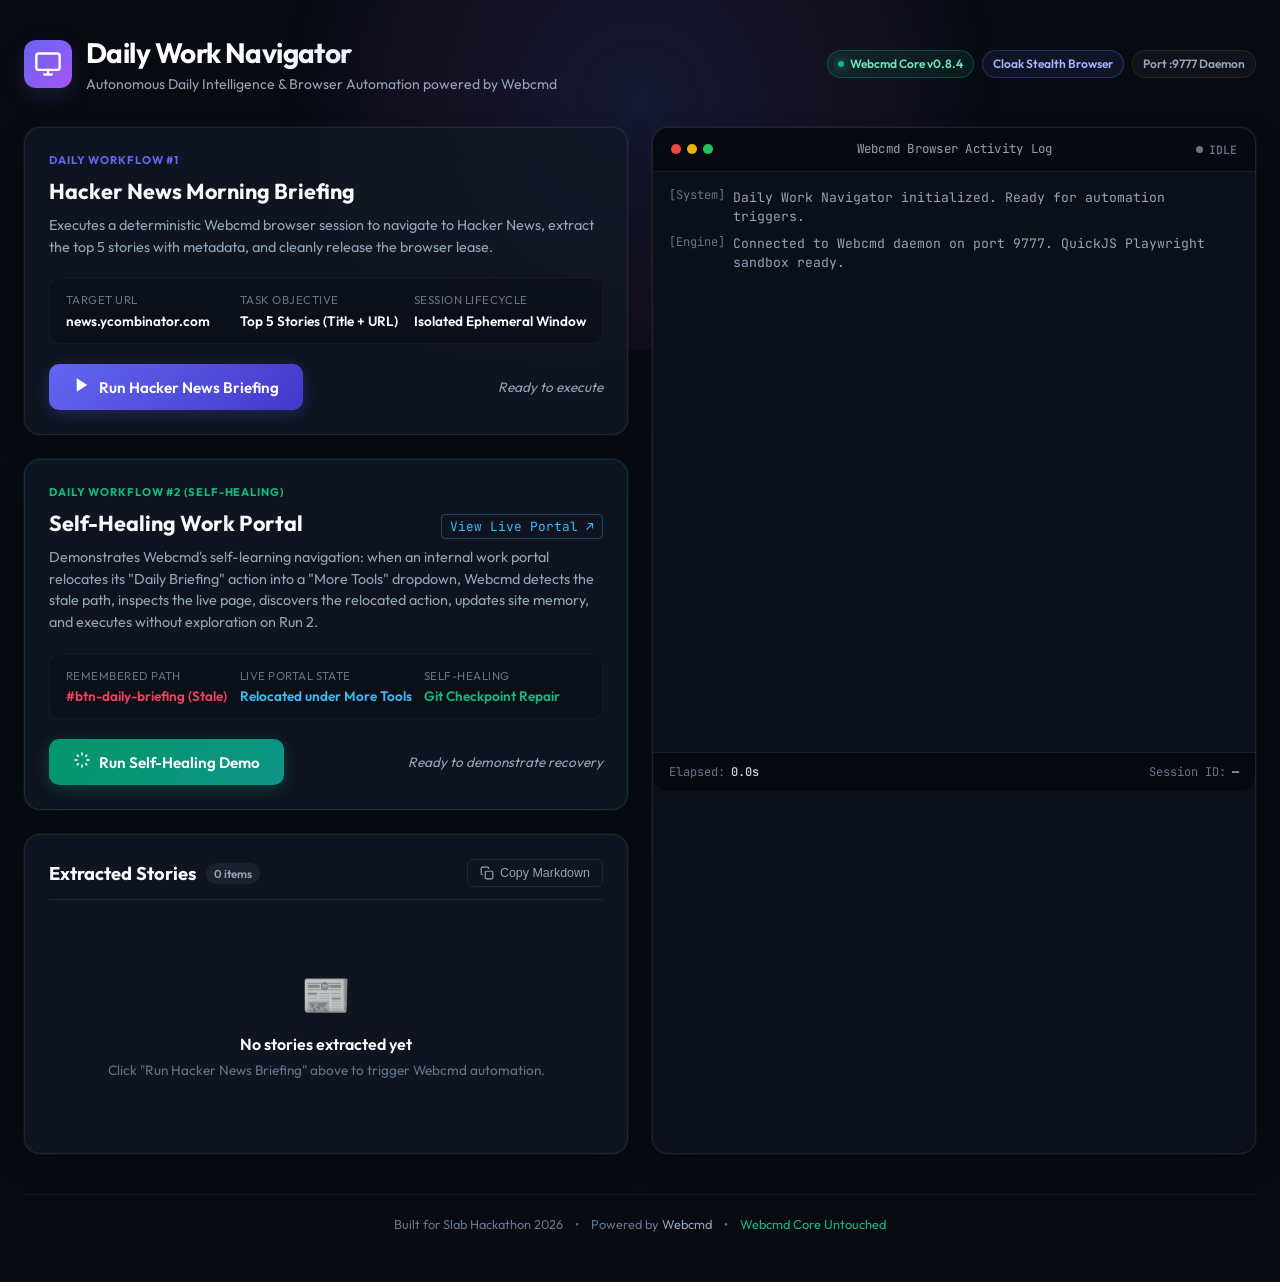
<file: hackathon-app/public/index.html>
<!DOCTYPE html>
<html lang="en">
<head>
  <meta charset="UTF-8" />
  <meta name="viewport" content="width=device-width, initial-scale=1.0" />
  <title>Daily Work Navigator — Webcmd Browser Automation</title>
  <meta name="description" content="Autonomous Daily Work Automation Agent powered by Webcmd browser engine." />
  <link rel="preconnect" href="https://fonts.googleapis.com" />
  <link rel="preconnect" href="https://fonts.gstatic.com" crossorigin />
  <link href="https://fonts.googleapis.com/css2?family=Outfit:wght@400;500;600;700&family=JetBrains+Mono:wght@400;500&display=swap" rel="stylesheet" />
  <link rel="stylesheet" href="style.css" />
</head>
<body>
  <div class="glow-bg"></div>
  <div class="app-container">
    <!-- Header -->
    <header class="app-header">
      <div class="logo-group">
        <div class="logo-icon">
          <svg width="28" height="28" viewBox="0 0 24 24" fill="none" stroke="currentColor" stroke-width="2">
            <rect x="2" y="3" width="20" height="14" rx="2" ry="2"></rect>
            <line x1="8" y1="21" x2="16" y2="21"></line>
            <line x1="12" y1="17" x2="12" y2="21"></line>
          </svg>
        </div>
        <div>
          <h1 class="app-title">Daily Work Navigator</h1>
          <p class="app-subtitle">Autonomous Daily Intelligence & Browser Automation powered by Webcmd</p>
        </div>
      </div>
      <div class="header-badges">
        <span class="badge badge-pulse"><span class="pulse-dot"></span> Webcmd Core v0.8.4</span>
        <span class="badge badge-accent">Cloak Stealth Browser</span>
        <span class="badge badge-neutral">Port :9777 Daemon</span>
      </div>
    </header>

    <!-- Main Content Grid -->
    <main class="main-grid">
      <!-- Left Column: Task Launcher & Results -->
      <section class="action-column">
        <!-- Task Card #1: Hacker News Briefing -->
        <div class="card task-card">
          <div class="card-header">
            <div class="card-tag">DAILY WORKFLOW #1</div>
            <h2 class="card-title">Hacker News Morning Briefing</h2>
            <p class="card-desc">
              Executes a deterministic Webcmd browser session to navigate to Hacker News, extract the top 5 stories with metadata, and cleanly release the browser lease.
            </p>
          </div>

          <div class="task-details">
            <div class="detail-item">
              <span class="detail-label">Target URL</span>
              <span class="detail-value">news.ycombinator.com</span>
            </div>
            <div class="detail-item">
              <span class="detail-label">Task Objective</span>
              <span class="detail-value">Top 5 Stories (Title + URL)</span>
            </div>
            <div class="detail-item">
              <span class="detail-label">Session Lifecycle</span>
              <span class="detail-value">Isolated Ephemeral Window</span>
            </div>
          </div>

          <div class="action-bar">
            <button id="runTaskBtn" class="btn btn-primary">
              <span class="btn-icon">
                <svg width="18" height="18" viewBox="0 0 24 24" fill="currentColor">
                  <polygon points="5 3 19 12 5 21 5 3"></polygon>
                </svg>
              </span>
              <span id="btnText">Run Hacker News Briefing</span>
              <span class="spinner" id="btnSpinner"></span>
            </button>
            <div class="status-summary" id="statusSummary">
              Ready to execute
            </div>
          </div>
        </div>

        <!-- Task Card #2: Self-Healing Work Portal -->
        <div class="card task-card healing-card">
          <div class="card-header">
            <div class="card-tag tag-healing">DAILY WORKFLOW #2 (SELF-HEALING)</div>
            <div class="card-title-row">
              <h2 class="card-title">Self-Healing Work Portal</h2>
              <a href="/portal" target="_blank" class="portal-link" title="Open demo portal in new tab">View Live Portal ↗</a>
            </div>
            <p class="card-desc">
              Demonstrates Webcmd's self-learning navigation: when an internal work portal relocates its "Daily Briefing" action into a "More Tools" dropdown, Webcmd detects the stale path, inspects the live page, discovers the relocated action, updates site memory, and executes without exploration on Run 2.
            </p>
          </div>

          <div class="task-details">
            <div class="detail-item">
              <span class="detail-label">Remembered Path</span>
              <span class="detail-value text-stale">#btn-daily-briefing (Stale)</span>
            </div>
            <div class="detail-item">
              <span class="detail-label">Live Portal State</span>
              <span class="detail-value text-repaired">Relocated under More Tools</span>
            </div>
            <div class="detail-item">
              <span class="detail-label">Self-Healing</span>
              <span class="detail-value text-highlight">Git Checkpoint Repair</span>
            </div>
          </div>

          <div class="action-bar">
            <button id="runHealingBtn" class="btn btn-healing">
              <span class="btn-icon">
                <svg width="18" height="18" viewBox="0 0 24 24" fill="none" stroke="currentColor" stroke-width="2">
                  <path d="M12 2v4M12 18v4M4.93 4.93l2.83 2.83M16.24 16.24l2.83 2.83M2 12h4M18 12h4M4.93 19.07l2.83-2.83M16.24 7.76l2.83-2.83"></path>
                </svg>
              </span>
              <span id="healingBtnText">Run Self-Healing Demo</span>
              <span class="spinner" id="healingSpinner"></span>
            </button>
            <div class="status-summary" id="healingStatusSummary">
              Ready to demonstrate recovery
            </div>
          </div>

          <!-- Recovery Progression Tracker -->
          <div class="healing-steps-tracker" id="healingTracker" style="display: none;">
            <div class="step-badge" id="step-memory">1. Memory Loaded</div>
            <div class="step-badge" id="step-attempt">2. Remembered Path</div>
            <div class="step-badge" id="step-failed">3. Stale Detected</div>
            <div class="step-badge" id="step-inspect">4. Live Inspection</div>
            <div class="step-badge" id="step-recovered">5. Path Repaired</div>
            <div class="step-badge" id="step-checkpoint">6. Memory Updated</div>
            <div class="step-badge" id="step-run2">7. Run 2 Accelerated</div>
          </div>

          <!-- Run Comparison Panel -->
          <div class="comparison-panel" id="comparisonPanel" style="display: none;">
            <h4 class="comparison-title">Webcmd Execution Comparison</h4>
            <div class="comparison-grid">
              <!-- Run 1 Card -->
              <div class="comp-box comp-run1">
                <div class="comp-tag tag-run1">RUN 1 (INITIAL FAILURE & RECOVERY)</div>
                <div class="comp-row"><span class="comp-k">Remembered Path:</span> <span class="comp-v stale-text">#btn-daily-briefing (Failed)</span></div>
                <div class="comp-row"><span class="comp-k">Fallback Action:</span> <span class="comp-v">Live Accessibility Scan</span></div>
                <div class="comp-row"><span class="comp-k">Discovered Path:</span> <span class="comp-v highlight-text">#nav-more-tools → #menu-daily-briefing</span></div>
                <div class="comp-row"><span class="comp-k">Site Memory:</span> <span class="comp-v success-text">Updated & Checkpointed to Git</span></div>
                <div class="comp-metrics" id="run1Metrics"></div>
              </div>
              <!-- Run 2 Card -->
              <div class="comp-box comp-run2">
                <div class="comp-tag tag-run2">RUN 2 (REPAIRED MEMORY REUSE)</div>
                <div class="comp-row"><span class="comp-k">Loaded Rule:</span> <span class="comp-v">More Tools Dropdown (Verified)</span></div>
                <div class="comp-row"><span class="comp-k">Exploration:</span> <span class="comp-v success-text">0 Failed Attempts / 0 Exploration</span></div>
                <div class="comp-row"><span class="comp-k">Execution Mode:</span> <span class="comp-v success-text">Direct 1st-Attempt Success</span></div>
                <div class="comp-row"><span class="comp-k">Task Outcome:</span> <span class="comp-v success-text">Completed</span></div>
                <div class="comp-metrics" id="run2Metrics"></div>
              </div>
            </div>
          </div>
        </div>

        <!-- Results Display -->
        <div class="card results-card" id="resultsCard">
          <div class="results-header">
            <div class="results-title-group">
              <h3 class="results-title">Extracted Stories</h3>
              <span class="results-count-badge" id="resultsCount">0 items</span>
            </div>
            <div class="results-actions">
              <button id="copyMdBtn" class="btn-ghost" title="Copy as Markdown">
                <svg width="14" height="14" viewBox="0 0 24 24" fill="none" stroke="currentColor" stroke-width="2">
                  <rect x="9" y="9" width="13" height="13" rx="2" ry="2"></rect>
                  <path d="M5 15H4a2 2 0 0 1-2-2V4a2 2 0 0 1 2-2h9a2 2 0 0 1 2 2v1"></path>
                </svg>
                Copy Markdown
              </button>
            </div>
          </div>

          <!-- Stories Container -->
          <div class="stories-list" id="storiesList">
            <div class="empty-state">
              <div class="empty-icon">📰</div>
              <p class="empty-title">No stories extracted yet</p>
              <p class="empty-subtitle">Click "Run Hacker News Briefing" above to trigger Webcmd automation.</p>
            </div>
          </div>
        </div>
      </section>

      <!-- Right Column: Live Webcmd Activity Console -->
      <section class="console-column">
        <div class="card terminal-card">
          <div class="terminal-header">
            <div class="terminal-dots">
              <span class="dot dot-red"></span>
              <span class="dot dot-yellow"></span>
              <span class="dot dot-green"></span>
            </div>
            <div class="terminal-title">Webcmd Browser Activity Log</div>
            <div class="terminal-status">
              <span class="status-indicator" id="consoleIndicator"></span>
              <span id="consoleStatusText">IDLE</span>
            </div>
          </div>

          <div class="terminal-body" id="terminalBody">
            <div class="log-entry log-system">
              <span class="log-time">[System]</span>
              <span class="log-msg">Daily Work Navigator initialized. Ready for automation triggers.</span>
            </div>
            <div class="log-entry log-system">
              <span class="log-time">[Engine]</span>
              <span class="log-msg">Connected to Webcmd daemon on port 9777. QuickJS Playwright sandbox ready.</span>
            </div>
          </div>

          <div class="terminal-footer">
            <div class="stat-pill">
              <span class="stat-label">Elapsed:</span>
              <span class="stat-val" id="elapsedVal">0.0s</span>
            </div>
            <div class="stat-pill">
              <span class="stat-label">Session ID:</span>
              <span class="stat-val" id="sessionVal">—</span>
            </div>
          </div>
        </div>
      </section>
    </main>

    <!-- App Footer -->
    <footer class="app-footer">
      <span>Built for Slab Hackathon 2026</span>
      <span>•</span>
      <span>Powered by <a href="https://webcmd.dev" target="_blank" rel="noreferrer">Webcmd</a></span>
      <span>•</span>
      <span class="footer-safe">Webcmd Core Untouched</span>
    </footer>
  </div>

  <script src="app.js"></script>
</body>
</html>
</file>
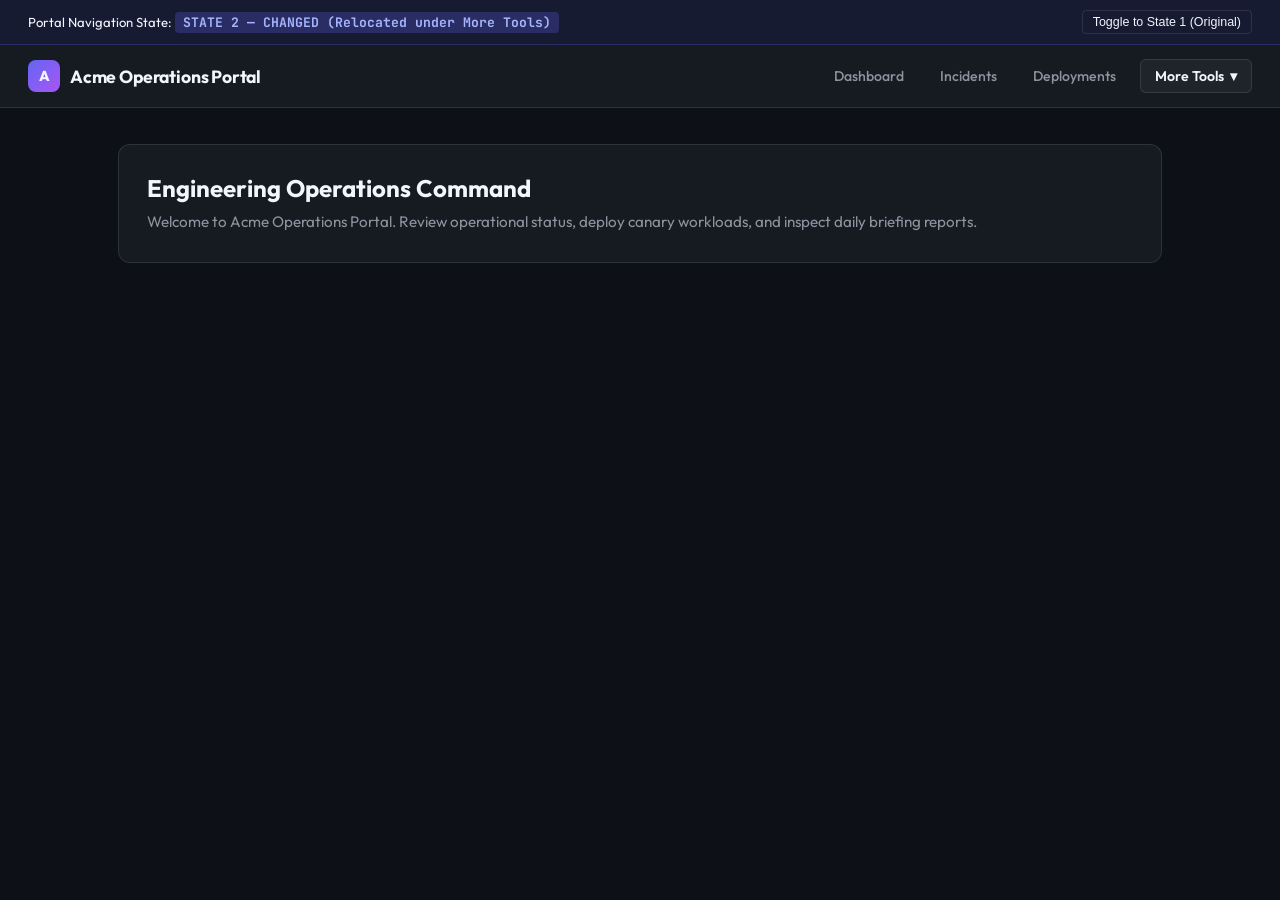
<file: hackathon-app/public/portal.html>
<!DOCTYPE html>
<html lang="en">
<head>
  <meta charset="UTF-8" />
  <meta name="viewport" content="width=device-width, initial-scale=1.0" />
  <title>Acme Operations Portal — Internal Demo</title>
  <link rel="preconnect" href="https://fonts.googleapis.com" />
  <link rel="preconnect" href="https://fonts.gstatic.com" crossorigin />
  <link href="https://fonts.googleapis.com/css2?family=Outfit:wght@400;500;600;700&family=JetBrains+Mono:wght@400;500&display=swap" rel="stylesheet" />
  <style>
    :root {
      --bg: #0d1117;
      --card-bg: #161b22;
      --border: rgba(255, 255, 255, 0.1);
      --primary: #6366f1;
      --text: #f0f6fc;
      --text-muted: #8b949e;
      --accent-green: #3fb950;
      --accent-amber: #d29922;
      --font: 'Outfit', sans-serif;
      --mono: 'JetBrains Mono', monospace;
    }
    * { margin: 0; padding: 0; box-sizing: border-box; }
    body {
      font-family: var(--font);
      background: var(--bg);
      color: var(--text);
      min-height: 100vh;
      display: flex;
      flex-direction: column;
    }
    /* Navbar */
    .portal-nav {
      background: var(--card-bg);
      border-bottom: 1px solid var(--border);
      padding: 14px 28px;
      display: flex;
      justify-content: space-between;
      align-items: center;
      position: relative;
    }
    .nav-brand {
      display: flex;
      align-items: center;
      gap: 10px;
      font-weight: 700;
      font-size: 1.1rem;
      letter-spacing: -0.01em;
    }
    .nav-brand-logo {
      width: 32px;
      height: 32px;
      background: linear-gradient(135deg, var(--primary), #a855f7);
      border-radius: 8px;
      display: flex;
      align-items: center;
      justify-content: center;
      font-size: 0.9rem;
      font-weight: 800;
    }
    .nav-actions {
      display: flex;
      align-items: center;
      gap: 12px;
    }
    .nav-item {
      color: var(--text-muted);
      text-decoration: none;
      font-size: 0.88rem;
      font-weight: 500;
      padding: 6px 12px;
      border-radius: 6px;
      transition: all 0.2s;
    }
    .nav-item:hover {
      color: var(--text);
      background: rgba(255, 255, 255, 0.05);
    }
    .nav-btn {
      font-family: var(--font);
      font-size: 0.88rem;
      font-weight: 600;
      padding: 7px 14px;
      border-radius: 6px;
      border: 1px solid var(--border);
      background: rgba(255, 255, 255, 0.04);
      color: var(--text);
      cursor: pointer;
      display: inline-flex;
      align-items: center;
      gap: 6px;
      transition: all 0.2s;
    }
    .nav-btn:hover {
      background: rgba(255, 255, 255, 0.09);
      border-color: rgba(255, 255, 255, 0.2);
    }
    /* State 1: Direct Button */
    #btn-daily-briefing {
      background: linear-gradient(135deg, var(--primary), #4338ca);
      border: none;
      color: #fff;
    }
    #btn-daily-briefing:hover {
      background: linear-gradient(135deg, #7073f3, var(--primary));
    }
    /* State 2: Dropdown */
    .dropdown-container {
      position: relative;
    }
    .dropdown-menu {
      display: none;
      position: absolute;
      top: calc(100% + 8px);
      right: 0;
      width: 220px;
      background: #1c2128;
      border: 1px solid rgba(255, 255, 255, 0.15);
      border-radius: 8px;
      padding: 6px;
      box-shadow: 0 12px 28px rgba(0, 0, 0, 0.6);
      z-index: 100;
    }
    .dropdown-container.open .dropdown-menu {
      display: block;
      animation: dropFade 0.15s ease-out;
    }
    .dropdown-item {
      width: 100%;
      text-align: left;
      background: transparent;
      border: none;
      color: var(--text);
      font-family: var(--font);
      font-size: 0.85rem;
      padding: 8px 12px;
      border-radius: 4px;
      cursor: pointer;
      display: flex;
      align-items: center;
      gap: 8px;
      transition: background 0.15s;
    }
    .dropdown-item:hover {
      background: var(--primary);
      color: #fff;
    }
    /* State Banner */
    .state-banner {
      background: rgba(99, 102, 241, 0.12);
      border-bottom: 1px solid rgba(99, 102, 241, 0.25);
      padding: 10px 28px;
      display: flex;
      justify-content: space-between;
      align-items: center;
      font-size: 0.82rem;
    }
    .state-badge {
      font-family: var(--mono);
      font-weight: 700;
      padding: 2px 8px;
      border-radius: 4px;
      background: rgba(99, 102, 241, 0.25);
      color: #a5b4fc;
    }
    .toggle-btn {
      background: transparent;
      border: 1px solid var(--border);
      color: var(--text);
      padding: 4px 10px;
      border-radius: 4px;
      cursor: pointer;
      font-size: 0.78rem;
    }
    .toggle-btn:hover { background: rgba(255, 255, 255, 0.08); }
    /* Main Content */
    .portal-main {
      flex: 1;
      padding: 36px 28px;
      max-width: 1100px;
      margin: 0 auto;
      width: 100%;
    }
    .welcome-card {
      background: var(--card-bg);
      border: 1px solid var(--border);
      border-radius: 12px;
      padding: 28px;
      margin-bottom: 24px;
    }
    .welcome-title { font-size: 1.5rem; font-weight: 700; margin-bottom: 8px; }
    .welcome-desc { color: var(--text-muted); font-size: 0.95rem; line-height: 1.5; }
    /* Briefing Modal / Card */
    #briefing-modal {
      display: none;
      background: var(--card-bg);
      border: 1px solid var(--primary);
      border-radius: 12px;
      padding: 28px;
      margin-top: 24px;
      animation: fadeIn 0.3s ease;
      box-shadow: 0 10px 30px rgba(99, 102, 241, 0.15);
    }
    #briefing-modal.visible {
      display: block;
    }
    .modal-header {
      display: flex;
      justify-content: space-between;
      align-items: center;
      margin-bottom: 20px;
      padding-bottom: 12px;
      border-bottom: 1px solid var(--border);
    }
    .metrics-grid {
      display: grid;
      grid-template-columns: repeat(3, 1fr);
      gap: 16px;
      margin-bottom: 20px;
    }
    .metric-card {
      background: rgba(0, 0, 0, 0.3);
      border: 1px solid var(--border);
      border-radius: 8px;
      padding: 16px;
      text-align: center;
    }
    .metric-val {
      font-size: 1.75rem;
      font-weight: 700;
      color: var(--primary);
      font-family: var(--mono);
    }
    .metric-val.green { color: var(--accent-green); }
    .metric-val.amber { color: var(--accent-amber); }
    .metric-lbl {
      font-size: 0.8rem;
      color: var(--text-muted);
      margin-top: 4px;
    }
    .briefing-body {
      background: rgba(0, 0, 0, 0.2);
      border-radius: 8px;
      padding: 14px;
      font-size: 0.9rem;
      color: var(--text);
      line-height: 1.6;
    }
    @keyframes dropFade {
      from { opacity: 0; transform: translateY(-4px); }
      to { opacity: 1; transform: translateY(0); }
    }
    @keyframes fadeIn {
      from { opacity: 0; transform: translateY(6px); }
      to { opacity: 1; transform: translateY(0); }
    }
  </style>
</head>
<body>
  <!-- State Banner -->
  <div class="state-banner">
    <div>
      <span>Portal Navigation State: </span>
      <span class="state-badge" id="stateLabel">STATE 2 — CHANGED (Relocated under More Tools)</span>
    </div>
    <button class="toggle-btn" id="toggleStateBtn">Toggle to State 1 (Original)</button>
  </div>

  <!-- Navbar -->
  <nav class="portal-nav">
    <div class="nav-brand">
      <div class="nav-brand-logo">A</div>
      <span>Acme Operations Portal</span>
    </div>
    <div class="nav-actions">
      <a href="#" class="nav-item">Dashboard</a>
      <a href="#" class="nav-item">Incidents</a>
      <a href="#" class="nav-item">Deployments</a>
      
      <!-- Container for State 1 or State 2 action -->
      <div id="nav-action-slot">
        <!-- Default State 2: Relocated under More Tools dropdown -->
        <div class="dropdown-container" id="more-tools-container">
          <button id="nav-more-tools" class="nav-btn" aria-haspopup="true" aria-expanded="false">
            <span>More Tools</span>
            <span>▾</span>
          </button>
          <div class="dropdown-menu" id="more-tools-menu" role="menu">
            <button id="menu-daily-briefing" class="dropdown-item" role="menuitem">
              <span>📋</span>
              <span>Daily Briefing</span>
            </button>
            <button class="dropdown-item" role="menuitem">
              <span>⚙️</span>
              <span>System Settings</span>
            </button>
            <button class="dropdown-item" role="menuitem">
              <span>📊</span>
              <span>Audit Logs</span>
            </button>
          </div>
        </div>
      </div>
    </div>
  </nav>

  <!-- Main Content -->
  <main class="portal-main">
    <div class="welcome-card">
      <h1 class="welcome-title">Engineering Operations Command</h1>
      <p class="welcome-desc">
        Welcome to Acme Operations Portal. Review operational status, deploy canary workloads, and inspect daily briefing reports.
      </p>
    </div>

    <!-- Briefing Modal / View -->
    <div id="briefing-modal">
      <div class="modal-header">
        <h2 id="briefing-title">Daily Operations Briefing</h2>
        <span class="state-badge" style="background: rgba(63, 185, 80, 0.2); color: #7ee787;">LIVE BRIEFING ACTIVE</span>
      </div>
      <div class="metrics-grid">
        <div class="metric-card">
          <div class="metric-val" id="metric-prs">4</div>
          <div class="metric-lbl">Pending Pull Requests</div>
        </div>
        <div class="metric-card">
          <div class="metric-val green" id="metric-deployments">2</div>
          <div class="metric-lbl">Deployments Ready</div>
        </div>
        <div class="metric-card">
          <div class="metric-val amber" id="metric-health">99.98%</div>
          <div class="metric-lbl">Cluster Health</div>
        </div>
      </div>
      <div class="briefing-body" id="briefing-content">
        All automated canary checks passed. Staging cluster synchronised. 0 critical security incidents recorded in the last 24 hours.
      </div>
    </div>
  </main>

  <script>
    let currentState = 2; // 1 = Original, 2 = Changed (default for demo)

    const slot = document.getElementById('nav-action-slot');
    const stateLabel = document.getElementById('stateLabel');
    const toggleBtn = document.getElementById('toggleStateBtn');
    const modal = document.getElementById('briefing-modal');

    function renderState(state) {
      currentState = state;
      if (state === 1) {
        stateLabel.textContent = 'STATE 1 — ORIGINAL (Direct Button in Navbar)';
        toggleBtn.textContent = 'Toggle to State 2 (Relocated to More Tools)';
        slot.innerHTML = `
          <button id="btn-daily-briefing" class="nav-btn">
            <span>📋</span>
            <span>Daily Briefing</span>
          </button>
        `;
        document.getElementById('btn-daily-briefing').addEventListener('click', showBriefing);
      } else {
        stateLabel.textContent = 'STATE 2 — CHANGED (Relocated under More Tools)';
        toggleBtn.textContent = 'Toggle to State 1 (Original)';
        slot.innerHTML = `
          <div class="dropdown-container" id="more-tools-container">
            <button id="nav-more-tools" class="nav-btn" aria-haspopup="true" aria-expanded="false">
              <span>More Tools</span>
              <span>▾</span>
            </button>
            <div class="dropdown-menu" id="more-tools-menu" role="menu">
              <button id="menu-daily-briefing" class="dropdown-item" role="menuitem">
                <span>📋</span>
                <span>Daily Briefing</span>
              </button>
              <button class="dropdown-item" role="menuitem">
                <span>⚙️</span>
                <span>System Settings</span>
              </button>
              <button class="dropdown-item" role="menuitem">
                <span>📊</span>
                <span>Audit Logs</span>
              </button>
            </div>
          </div>
        `;
        const container = document.getElementById('more-tools-container');
        const trigger = document.getElementById('nav-more-tools');
        const briefingBtn = document.getElementById('menu-daily-briefing');

        trigger.addEventListener('click', (e) => {
          e.stopPropagation();
          container.classList.toggle('open');
          trigger.setAttribute('aria-expanded', container.classList.contains('open'));
        });

        briefingBtn.addEventListener('click', () => {
          container.classList.remove('open');
          showBriefing();
        });

        document.addEventListener('click', (e) => {
          if (!container.contains(e.target)) {
            container.classList.remove('open');
          }
        });
      }
    }

    function showBriefing() {
      modal.classList.add('visible');
      modal.scrollIntoView({ behavior: 'smooth' });
    }

    toggleBtn.addEventListener('click', () => {
      renderState(currentState === 1 ? 2 : 1);
    });

    // Check query param e.g. /portal?state=1
    const params = new URLSearchParams(window.location.search);
    if (params.get('state') === '1') {
      renderState(1);
    } else {
      renderState(2);
    }
  </script>
</body>
</html>
</file>
<file: hackathon-app/public/style.css>
:root {
  --bg-dark: #080b11;
  --bg-card: rgba(18, 24, 38, 0.75);
  --bg-card-hover: rgba(26, 34, 52, 0.85);
  --border-subtle: rgba(255, 255, 255, 0.08);
  --border-active: rgba(99, 102, 241, 0.4);
  
  --primary: #6366f1;
  --primary-hover: #4f46e5;
  --primary-glow: rgba(99, 102, 241, 0.25);
  
  --accent-purple: #a855f7;
  --accent-emerald: #10b981;
  --accent-amber: #f59e0b;
  --accent-rose: #f43f5e;
  
  --text-main: #f8fafc;
  --text-muted: #94a3b8;
  --text-faint: #64748b;
  
  --terminal-bg: #0b0f19;
  --font-sans: 'Outfit', -apple-system, BlinkMacSystemFont, sans-serif;
  --font-mono: 'JetBrains Mono', monospace;
  
  --radius-lg: 16px;
  --radius-md: 10px;
  --radius-sm: 6px;
  --shadow-card: 0 10px 30px -10px rgba(0, 0, 0, 0.5), 0 0 1px 1px rgba(255, 255, 255, 0.05);
}

* {
  margin: 0;
  padding: 0;
  box-sizing: border-box;
}

body {
  font-family: var(--font-sans);
  background-color: var(--bg-dark);
  color: var(--text-main);
  min-height: 100vh;
  line-height: 1.5;
  overflow-x: hidden;
  position: relative;
}

/* Ambient Background Glow */
.glow-bg {
  position: fixed;
  top: -150px;
  left: 50%;
  transform: translateX(-50%);
  width: 900px;
  height: 500px;
  background: radial-gradient(circle, rgba(99, 102, 241, 0.15) 0%, rgba(168, 85, 247, 0.08) 40%, transparent 70%);
  pointer-events: none;
  z-index: 0;
}

.app-container {
  max-width: 1360px;
  margin: 0 auto;
  padding: 32px 24px 48px;
  position: relative;
  z-index: 1;
}

/* Header */
.app-header {
  display: flex;
  justify-content: space-between;
  align-items: center;
  margin-bottom: 32px;
  flex-wrap: wrap;
  gap: 16px;
}

.logo-group {
  display: flex;
  align-items: center;
  gap: 14px;
}

.logo-icon {
  width: 48px;
  height: 48px;
  background: linear-gradient(135deg, var(--primary), var(--accent-purple));
  border-radius: 12px;
  display: flex;
  align-items: center;
  justify-content: center;
  color: #fff;
  box-shadow: 0 8px 24px -4px var(--primary-glow);
}

.app-title {
  font-size: 1.75rem;
  font-weight: 700;
  letter-spacing: -0.02em;
  background: linear-gradient(135deg, #ffffff 30%, #c7d2fe 100%);
  -webkit-background-clip: text;
  -webkit-text-fill-color: transparent;
}

.app-subtitle {
  font-size: 0.875rem;
  color: var(--text-muted);
}

.header-badges {
  display: flex;
  gap: 8px;
  flex-wrap: wrap;
}

.badge {
  font-size: 0.75rem;
  font-weight: 600;
  padding: 4px 10px;
  border-radius: 20px;
  display: inline-flex;
  align-items: center;
  gap: 6px;
  border: 1px solid var(--border-subtle);
  background: rgba(255, 255, 255, 0.03);
}

.badge-pulse {
  background: rgba(16, 185, 129, 0.1);
  color: #6ee7b7;
  border-color: rgba(16, 185, 129, 0.3);
}

.pulse-dot {
  width: 6px;
  height: 6px;
  border-radius: 50%;
  background: var(--accent-emerald);
  box-shadow: 0 0 8px var(--accent-emerald);
  animation: pulse 1.5s infinite;
}

.badge-accent {
  background: rgba(99, 102, 241, 0.1);
  color: #a5b4fc;
  border-color: rgba(99, 102, 241, 0.3);
}

.badge-neutral {
  color: var(--text-muted);
}

/* Grid Layout */
.main-grid {
  display: grid;
  grid-template-columns: 1fr 1fr;
  gap: 24px;
}

@media (max-width: 960px) {
  .main-grid {
    grid-template-columns: 1fr;
  }
}

/* Cards Base */
.card {
  background: var(--bg-card);
  backdrop-filter: blur(16px);
  -webkit-backdrop-filter: blur(16px);
  border: 1px solid var(--border-subtle);
  border-radius: var(--radius-lg);
  box-shadow: var(--shadow-card);
  transition: border-color 0.25s ease, box-shadow 0.25s ease;
}

.card:hover {
  border-color: rgba(255, 255, 255, 0.12);
}

/* Task Card */
.task-card {
  padding: 24px;
  margin-bottom: 24px;
}

.card-tag {
  font-size: 0.7rem;
  font-weight: 700;
  letter-spacing: 0.08em;
  color: var(--primary);
  margin-bottom: 6px;
}

.card-title {
  font-size: 1.35rem;
  font-weight: 700;
  margin-bottom: 8px;
}

.card-desc {
  font-size: 0.9rem;
  color: var(--text-muted);
  line-height: 1.5;
  margin-bottom: 20px;
}

.task-details {
  display: grid;
  grid-template-columns: repeat(3, 1fr);
  gap: 12px;
  background: rgba(0, 0, 0, 0.25);
  padding: 12px 16px;
  border-radius: var(--radius-md);
  margin-bottom: 20px;
  border: 1px solid rgba(255, 255, 255, 0.04);
}

.detail-item {
  display: flex;
  flex-direction: column;
  gap: 2px;
}

.detail-label {
  font-size: 0.72rem;
  text-transform: uppercase;
  letter-spacing: 0.04em;
  color: var(--text-faint);
}

.detail-value {
  font-size: 0.85rem;
  font-weight: 600;
  color: var(--text-main);
  white-space: nowrap;
  overflow: hidden;
  text-overflow: ellipsis;
}

/* Action Bar */
.action-bar {
  display: flex;
  align-items: center;
  justify-content: space-between;
  gap: 16px;
  flex-wrap: wrap;
}

.btn {
  font-family: var(--font-sans);
  font-weight: 600;
  font-size: 0.95rem;
  padding: 12px 24px;
  border-radius: var(--radius-md);
  border: none;
  cursor: pointer;
  display: inline-flex;
  align-items: center;
  gap: 8px;
  transition: all 0.2s cubic-bezier(0.16, 1, 0.3, 1);
}

.btn-primary {
  background: linear-gradient(135deg, var(--primary), #4338ca);
  color: #fff;
  box-shadow: 0 4px 16px var(--primary-glow);
}

.btn-primary:hover:not(:disabled) {
  transform: translateY(-1px);
  box-shadow: 0 6px 20px rgba(99, 102, 241, 0.4);
  background: linear-gradient(135deg, #7073f3, var(--primary));
}

.btn-primary:active:not(:disabled) {
  transform: translateY(0);
}

.btn-primary:disabled {
  opacity: 0.65;
  cursor: not-allowed;
  box-shadow: none;
}

.btn-ghost {
  background: transparent;
  color: var(--text-muted);
  border: 1px solid var(--border-subtle);
  padding: 6px 12px;
  font-size: 0.78rem;
  border-radius: var(--radius-sm);
  display: inline-flex;
  align-items: center;
  gap: 6px;
  cursor: pointer;
  transition: all 0.2s;
}

.btn-ghost:hover {
  color: var(--text-main);
  background: rgba(255, 255, 255, 0.05);
  border-color: rgba(255, 255, 255, 0.15);
}

.status-summary {
  font-size: 0.85rem;
  color: var(--text-muted);
  font-style: italic;
}

/* Spinner */
.spinner {
  display: none;
  width: 16px;
  height: 16px;
  border: 2px solid rgba(255, 255, 255, 0.3);
  border-top-color: #fff;
  border-radius: 50%;
  animation: spin 0.7s linear infinite;
}

.btn.running .spinner {
  display: inline-block;
}

.btn.running .btn-icon {
  display: none;
}

/* Results Card */
.results-card {
  padding: 24px;
}

.results-header {
  display: flex;
  justify-content: space-between;
  align-items: center;
  margin-bottom: 16px;
  padding-bottom: 12px;
  border-bottom: 1px solid var(--border-subtle);
}

.results-title-group {
  display: flex;
  align-items: center;
  gap: 10px;
}

.results-title {
  font-size: 1.15rem;
  font-weight: 700;
}

.results-count-badge {
  font-size: 0.72rem;
  padding: 2px 8px;
  border-radius: 12px;
  background: rgba(255, 255, 255, 0.06);
  color: var(--text-muted);
  font-weight: 600;
}

/* Empty State */
.empty-state {
  text-align: center;
  padding: 48px 16px;
  color: var(--text-muted);
}

.empty-icon {
  font-size: 2.5rem;
  margin-bottom: 8px;
  opacity: 0.8;
}

.empty-title {
  font-size: 1rem;
  font-weight: 600;
  color: var(--text-main);
  margin-bottom: 4px;
}

.empty-subtitle {
  font-size: 0.85rem;
  color: var(--text-faint);
}

/* Story Item */
.stories-list {
  display: flex;
  flex-direction: column;
  gap: 12px;
}

.story-item {
  display: flex;
  align-items: flex-start;
  gap: 14px;
  background: rgba(255, 255, 255, 0.02);
  border: 1px solid var(--border-subtle);
  border-radius: var(--radius-md);
  padding: 14px 16px;
  transition: all 0.2s cubic-bezier(0.16, 1, 0.3, 1);
  animation: fadeIn 0.3s ease forwards;
}

.story-item:hover {
  background: var(--bg-card-hover);
  border-color: var(--border-active);
  transform: translateX(3px);
}

.story-rank {
  font-family: var(--font-mono);
  font-weight: 700;
  font-size: 0.95rem;
  color: var(--primary);
  background: rgba(99, 102, 241, 0.1);
  border: 1px solid rgba(99, 102, 241, 0.2);
  width: 32px;
  height: 32px;
  border-radius: 8px;
  display: flex;
  align-items: center;
  justify-content: center;
  flex-shrink: 0;
}

.story-content {
  flex: 1;
  min-width: 0;
}

.story-title-link {
  color: var(--text-main);
  text-decoration: none;
  font-size: 0.95rem;
  font-weight: 600;
  line-height: 1.4;
  display: inline-block;
  margin-bottom: 6px;
  transition: color 0.15s;
}

.story-title-link:hover {
  color: #818cf8;
}

.story-meta {
  display: flex;
  align-items: center;
  gap: 12px;
  flex-wrap: wrap;
  font-size: 0.78rem;
  color: var(--text-muted);
}

.story-domain {
  background: rgba(255, 255, 255, 0.05);
  color: #cbd5e1;
  padding: 1px 7px;
  border-radius: 4px;
  font-size: 0.72rem;
  font-family: var(--font-mono);
}

.story-score {
  color: var(--accent-amber);
  font-weight: 500;
}

.story-author {
  color: var(--text-faint);
}

.story-comments {
  color: #38bdf8;
}

/* Console Column */
.terminal-card {
  height: 100%;
  display: flex;
  flex-direction: column;
  background: var(--terminal-bg);
  border: 1px solid rgba(255, 255, 255, 0.08);
}

.terminal-header {
  display: flex;
  align-items: center;
  justify-content: space-between;
  padding: 12px 18px;
  background: rgba(0, 0, 0, 0.4);
  border-bottom: 1px solid var(--border-subtle);
  border-top-left-radius: var(--radius-lg);
  border-top-right-radius: var(--radius-lg);
}

.terminal-dots {
  display: flex;
  gap: 6px;
}

.dot {
  width: 10px;
  height: 10px;
  border-radius: 50%;
}

.dot-red { background: #ef4444; }
.dot-yellow { background: #eab308; }
.dot-green { background: #22c55e; }

.terminal-title {
  font-family: var(--font-mono);
  font-size: 0.78rem;
  color: var(--text-muted);
  letter-spacing: 0.02em;
}

.terminal-status {
  display: flex;
  align-items: center;
  gap: 6px;
  font-family: var(--font-mono);
  font-size: 0.72rem;
  color: var(--text-faint);
  font-weight: 600;
}

.status-indicator {
  width: 7px;
  height: 7px;
  border-radius: 50%;
  background: var(--text-faint);
}

.status-indicator.active {
  background: var(--accent-emerald);
  box-shadow: 0 0 8px var(--accent-emerald);
  animation: pulse 1s infinite;
}

.terminal-body {
  padding: 16px;
  font-family: var(--font-mono);
  font-size: 0.82rem;
  overflow-y: auto;
  flex: 1;
  min-height: 440px;
  max-height: 580px;
  display: flex;
  flex-direction: column;
  gap: 8px;
}

.log-entry {
  display: flex;
  align-items: flex-start;
  gap: 8px;
  line-height: 1.45;
  animation: fadeIn 0.2s ease-in;
}

.log-time {
  color: var(--text-faint);
  font-size: 0.75rem;
  flex-shrink: 0;
}

.log-msg {
  color: #e2e8f0;
  word-break: break-word;
}

.log-system .log-msg { color: #94a3b8; }
.log-step-start .log-msg { color: #a5b4fc; font-weight: 500; }
.log-step-session_ready .log-msg { color: #38bdf8; }
.log-step-navigating .log-msg { color: #c084fc; }
.log-step-extracting .log-msg { color: #fbbf24; }
.log-step-extracted .log-msg { color: #34d399; font-weight: 600; }
.log-step-done .log-msg { color: #4ade80; font-weight: 700; }
.log-error .log-msg { color: #f87171; font-weight: 600; }

.terminal-footer {
  display: flex;
  justify-content: space-between;
  align-items: center;
  padding: 10px 16px;
  background: rgba(0, 0, 0, 0.4);
  border-top: 1px solid var(--border-subtle);
  border-bottom-left-radius: var(--radius-lg);
  border-bottom-right-radius: var(--radius-lg);
}

.stat-pill {
  display: flex;
  align-items: center;
  gap: 6px;
  font-family: var(--font-mono);
  font-size: 0.75rem;
}

.stat-label {
  color: var(--text-faint);
}

.stat-val {
  color: #cbd5e1;
  font-weight: 500;
}

/* Footer */
.app-footer {
  margin-top: 40px;
  padding-top: 20px;
  border-top: 1px solid rgba(255, 255, 255, 0.05);
  display: flex;
  justify-content: center;
  align-items: center;
  gap: 12px;
  font-size: 0.8rem;
  color: var(--text-faint);
  flex-wrap: wrap;
}

.app-footer a {
  color: var(--text-muted);
  text-decoration: none;
  transition: color 0.15s;
}

.app-footer a:hover {
  color: var(--primary);
}

.footer-safe {
  color: var(--accent-emerald);
}

/* Self-Healing Workflow Card */
.healing-card {
  border-color: rgba(16, 185, 129, 0.2);
  margin-bottom: 24px;
}

.healing-card:hover {
  border-color: rgba(16, 185, 129, 0.4);
}

.tag-healing {
  color: var(--accent-emerald) !important;
}

.card-title-row {
  display: flex;
  justify-content: space-between;
  align-items: baseline;
  flex-wrap: wrap;
  gap: 8px;
}

.portal-link {
  font-size: 0.8rem;
  font-family: var(--font-mono);
  color: #38bdf8;
  text-decoration: none;
  border: 1px solid rgba(56, 189, 248, 0.3);
  padding: 2px 8px;
  border-radius: 4px;
  transition: all 0.2s;
}

.portal-link:hover {
  background: rgba(56, 189, 248, 0.1);
  color: #7dd3fc;
}

.text-stale {
  color: var(--accent-rose) !important;
}

.text-repaired {
  color: #38bdf8 !important;
}

.text-highlight {
  color: var(--accent-emerald) !important;
}

.btn-healing {
  background: linear-gradient(135deg, #059669, #0d9488);
  color: #fff;
  box-shadow: 0 4px 16px rgba(16, 185, 129, 0.25);
}

.btn-healing:hover:not(:disabled) {
  transform: translateY(-1px);
  box-shadow: 0 6px 20px rgba(16, 185, 129, 0.4);
  background: linear-gradient(135deg, #10b981, #0f766e);
}

.btn-healing:disabled {
  opacity: 0.65;
  cursor: not-allowed;
  box-shadow: none;
}

/* Steps Tracker */
.healing-steps-tracker {
  display: flex;
  flex-wrap: wrap;
  gap: 8px;
  margin-top: 18px;
  padding: 12px 14px;
  background: rgba(0, 0, 0, 0.3);
  border-radius: var(--radius-md);
  border: 1px solid rgba(255, 255, 255, 0.04);
}

.step-badge {
  font-size: 0.72rem;
  font-family: var(--font-mono);
  padding: 4px 9px;
  border-radius: 6px;
  background: rgba(255, 255, 255, 0.04);
  color: var(--text-faint);
  border: 1px solid transparent;
  transition: all 0.25s ease;
}

.step-badge.active {
  background: rgba(245, 158, 11, 0.15);
  color: #fbbf24;
  border-color: rgba(245, 158, 11, 0.4);
  animation: pulse 1.2s infinite;
}

.step-badge.done {
  background: rgba(16, 185, 129, 0.12);
  color: #34d399;
  border-color: rgba(16, 185, 129, 0.3);
}

.step-badge.failed {
  background: rgba(244, 63, 94, 0.15);
  color: #fb7185;
  border-color: rgba(244, 63, 94, 0.4);
}

/* Comparison Panel */
.comparison-panel {
  margin-top: 20px;
  padding-top: 16px;
  border-top: 1px solid var(--border-subtle);
  animation: fadeIn 0.3s ease;
}

.comparison-title {
  font-size: 0.88rem;
  text-transform: uppercase;
  letter-spacing: 0.05em;
  color: var(--text-muted);
  margin-bottom: 12px;
}

.comparison-grid {
  display: grid;
  grid-template-columns: 1fr 1fr;
  gap: 14px;
}

@media (max-width: 640px) {
  .comparison-grid {
    grid-template-columns: 1fr;
  }
}

.comp-box {
  background: rgba(0, 0, 0, 0.35);
  border: 1px solid var(--border-subtle);
  border-radius: var(--radius-md);
  padding: 14px;
  display: flex;
  flex-direction: column;
  gap: 8px;
}

.comp-run1 {
  border-left: 3px solid var(--accent-amber);
}

.comp-run2 {
  border-left: 3px solid var(--accent-emerald);
}

.comp-tag {
  font-size: 0.68rem;
  font-family: var(--font-mono);
  font-weight: 700;
  letter-spacing: 0.04em;
  margin-bottom: 4px;
}

.tag-run1 { color: #fbbf24; }
.tag-run2 { color: #34d399; }

.comp-row {
  display: flex;
  justify-content: space-between;
  align-items: baseline;
  font-size: 0.78rem;
  gap: 8px;
}

.comp-k {
  color: var(--text-faint);
  flex-shrink: 0;
}

.comp-v {
  color: var(--text-main);
  text-align: right;
  font-family: var(--font-mono);
  font-size: 0.74rem;
  word-break: break-word;
}

.stale-text { color: #f87171 !important; }
.highlight-text { color: #38bdf8 !important; }
.success-text { color: #4ade80 !important; }

.comp-metrics {
  margin-top: 6px;
  padding-top: 8px;
  border-top: 1px dashed rgba(255, 255, 255, 0.08);
  display: flex;
  gap: 8px;
  font-size: 0.72rem;
  font-family: var(--font-mono);
  color: var(--text-muted);
}

/* Animations */
@keyframes spin {
  to { transform: rotate(360deg); }
}

@keyframes pulse {
  0%, 100% { opacity: 1; transform: scale(1); }
  50% { opacity: 0.4; transform: scale(0.85); }
}

@keyframes fadeIn {
  from { opacity: 0; transform: translateY(3px); }
  to { opacity: 1; transform: translateY(0); }
}
</file>
